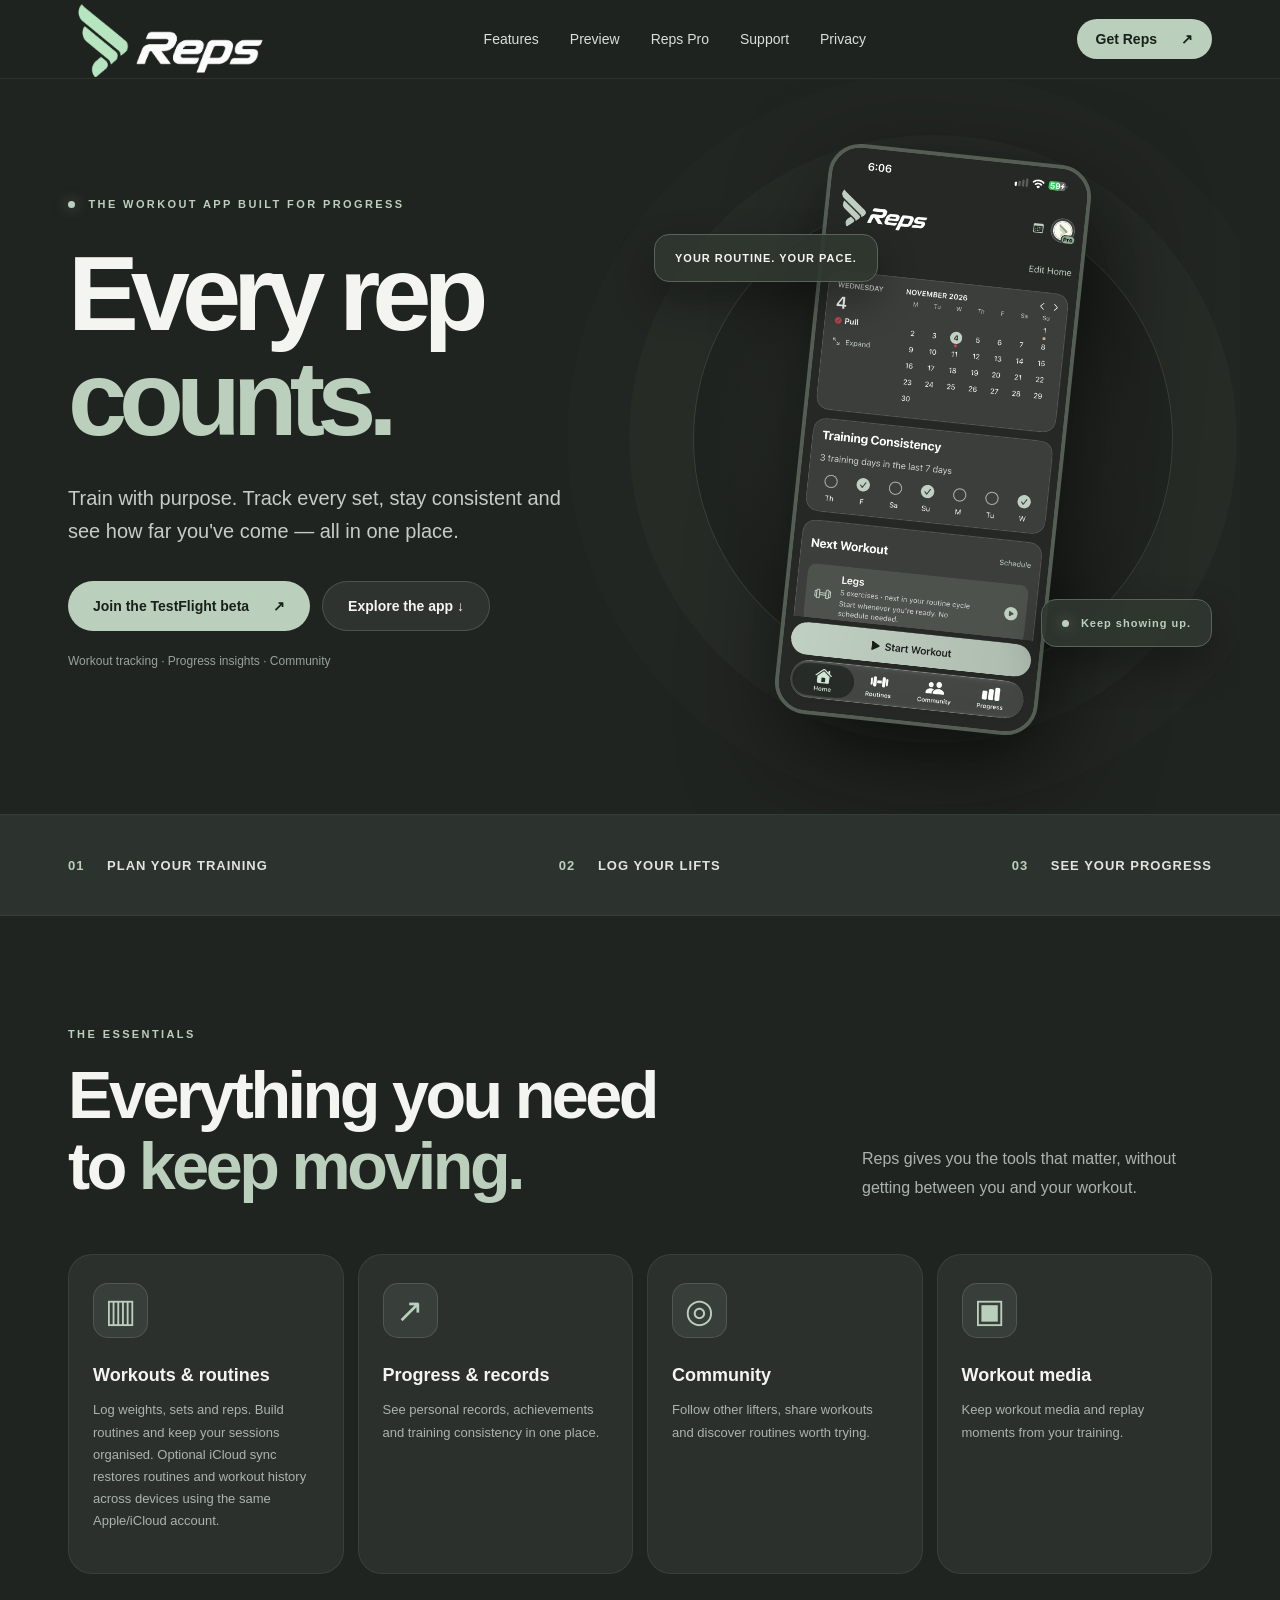
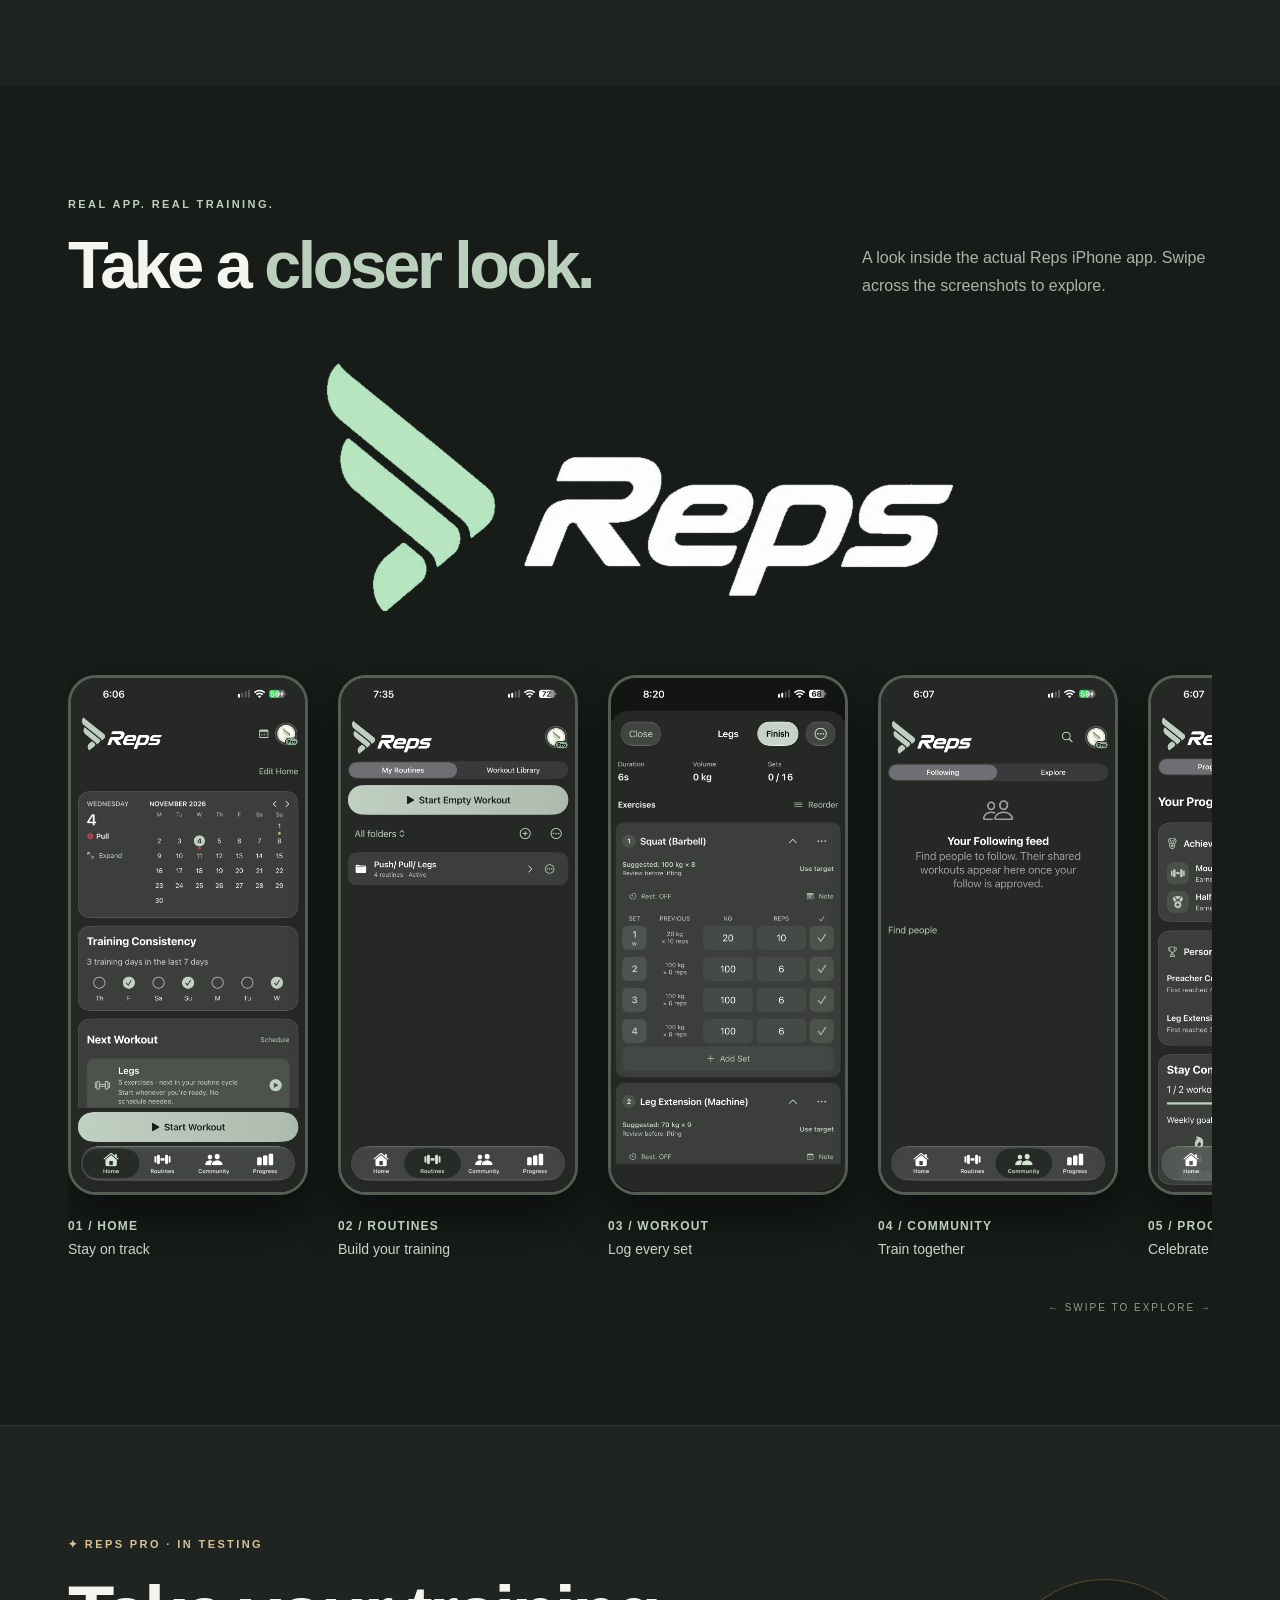
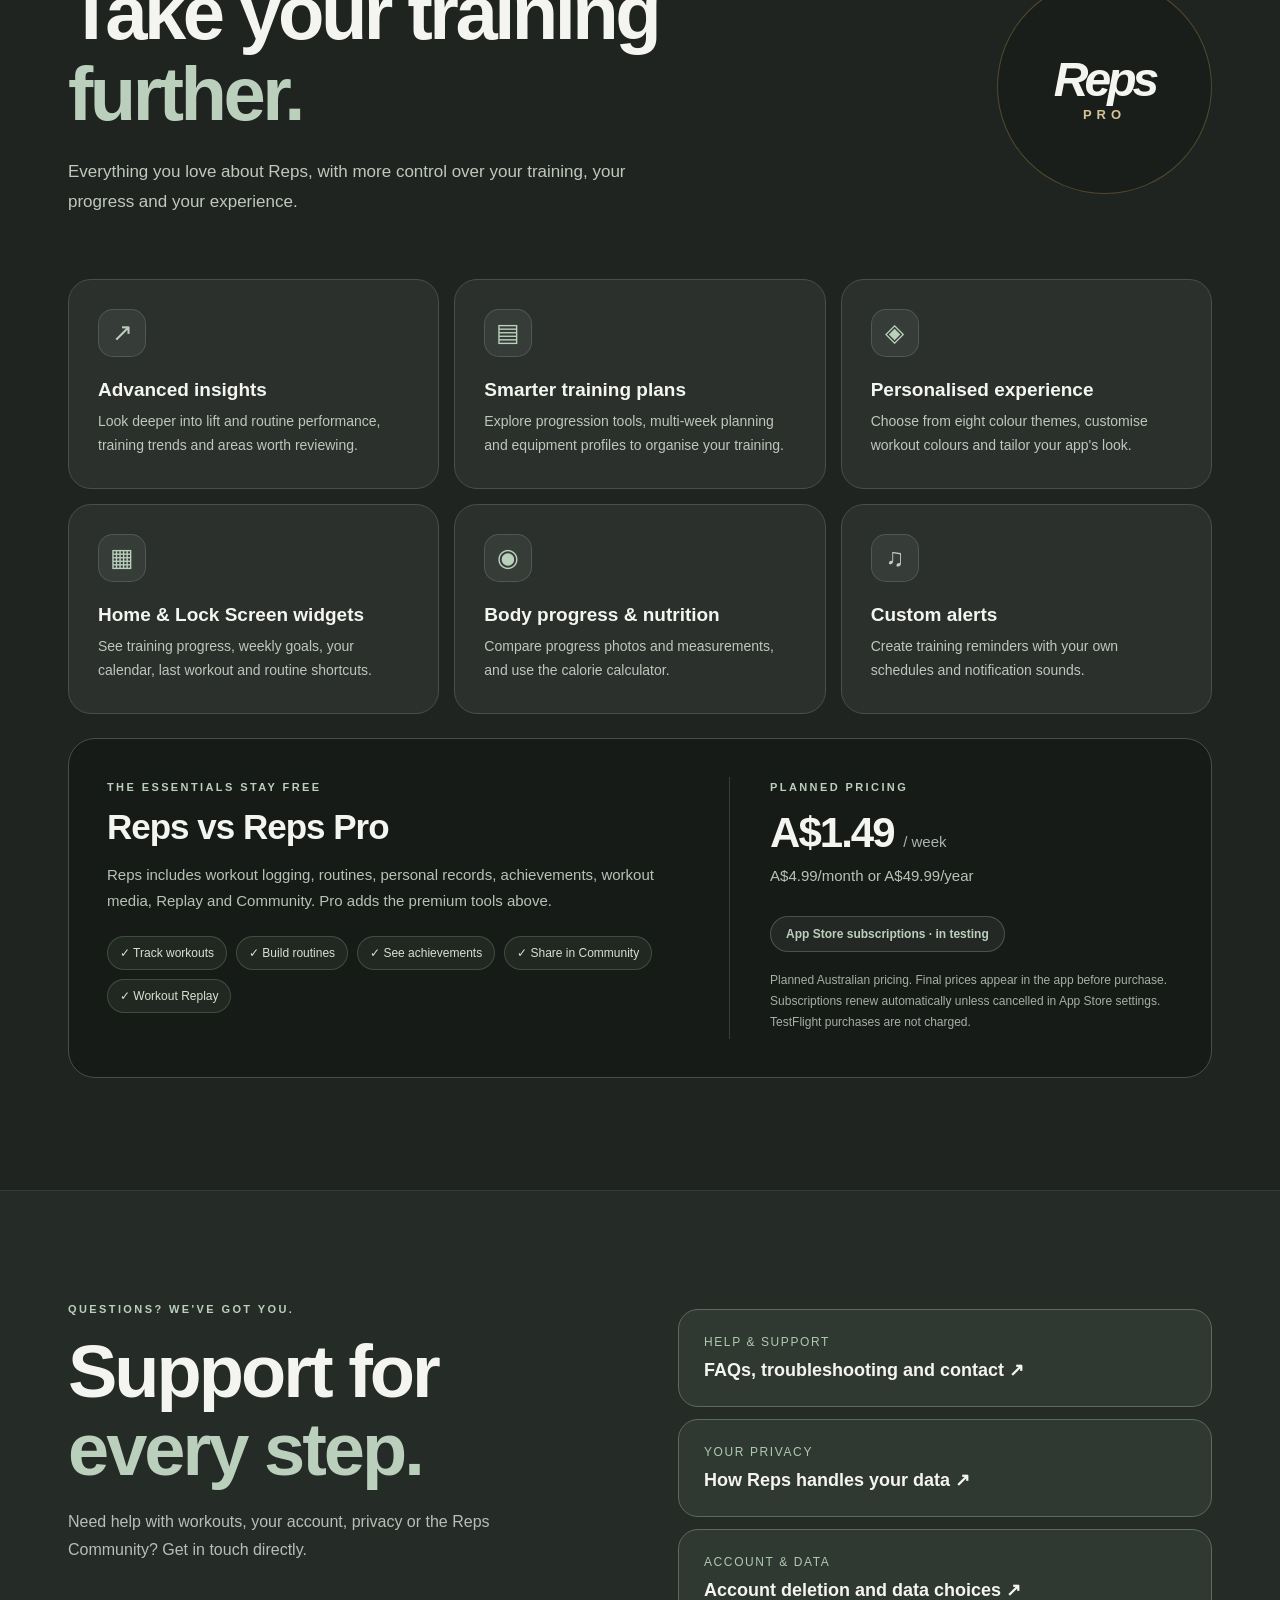
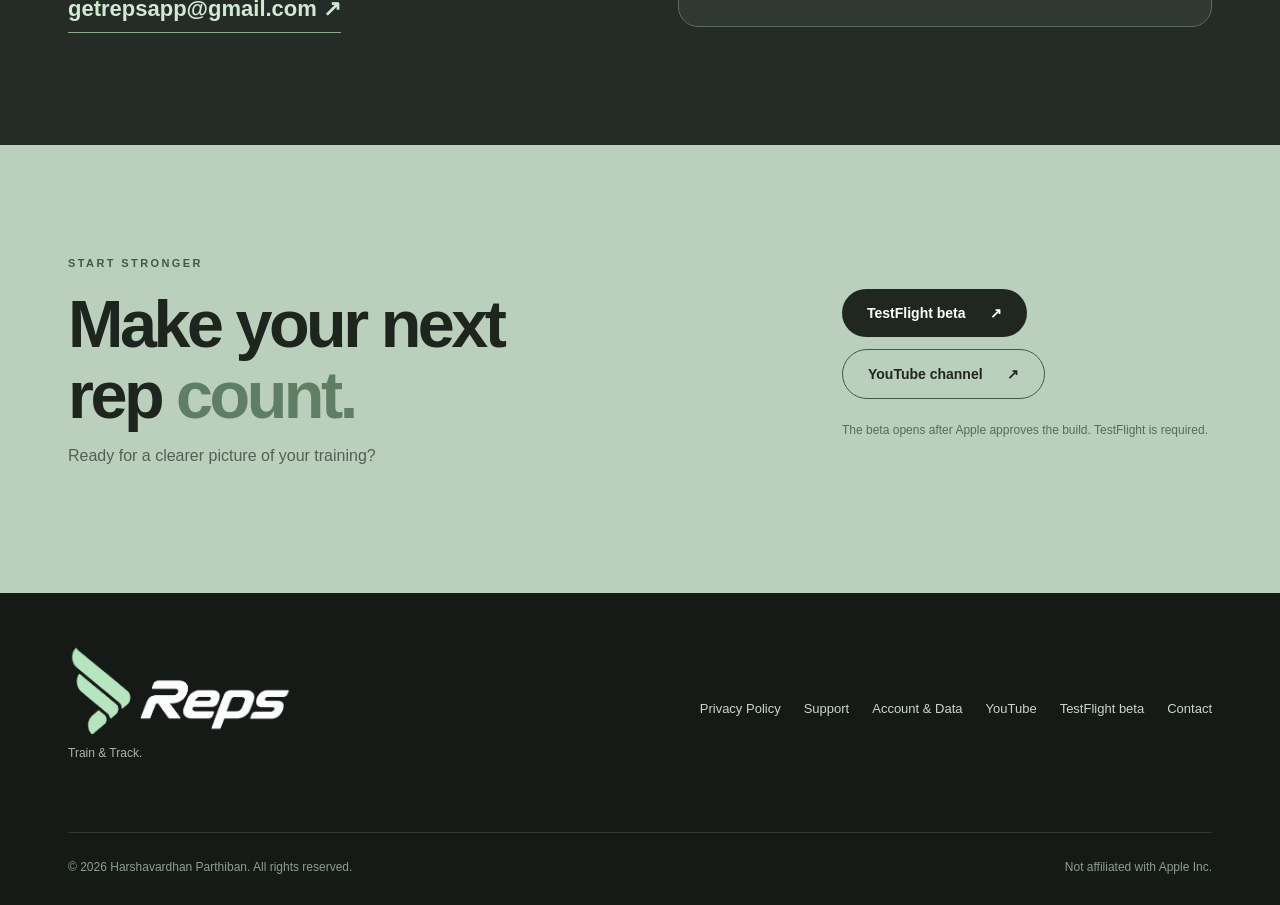
<file: index.html>
<!DOCTYPE html>

<html lang="en-AU"><head><meta charset="utf-8"/><meta content="width=device-width, initial-scale=1" name="viewport"/><meta content="#202420" name="theme-color"/><meta content="Reps: Train &amp; Track. Log workouts, build routines, see progress and connect with your fitness community." name="description"/><title>Reps — Train &amp; Track</title><link href="styles.css" rel="stylesheet"/>
<link rel="icon" href="reps-wing-transparent.ico" sizes="any"/>
<link rel="icon" type="image/png" sizes="32x32" href="reps-wing-transparent-32.png"/>
<link rel="apple-touch-icon" sizes="180x180" href="reps-wing-transparent-180.png"/>
</head>
<body>
<header class="site-header"><div class="wrap nav"><a aria-label="Reps home" class="wordmark" href="#top"><img alt="Reps" class="nav-logo" src="assets/reps-wordmark-clean.png"/></a><nav><a href="#features">Features</a><a href="#preview">Preview</a><a href="#pro">Reps Pro</a><a href="support.html">Support</a><a href="privacy.html">Privacy</a></nav><a class="pill small" href="https://testflight.apple.com/join/BZnwMmNV">Get Reps <span aria-hidden="true">↗</span></a></div></header>
<main id="top">
<section class="hero wrap"><div class="hero-copy"><div class="eyebrow"><span class="dot"></span> THE WORKOUT APP BUILT FOR PROGRESS</div><h1>Every rep<br/><em>counts.</em></h1><p class="lead">Train with purpose. Track every set, stay consistent and see how far you've come — all in one place.</p><div class="hero-actions"><a class="pill" href="https://testflight.apple.com/join/BZnwMmNV">Join the TestFlight beta <span aria-hidden="true">↗</span></a><a class="pill secondary" href="#preview">Explore the app ↓</a></div><p class="micro">Workout tracking · Progress insights · Community</p></div><div class="hero-art"><div class="halo"></div><div class="phone hero-phone"><img alt="Reps home screen, calendar, training consistency and next workout" src="assets/IMG_6773.PNG"/></div><div class="floating-note top-note">YOUR ROUTINE. YOUR PACE.</div><div class="floating-note bottom-note"><span class="tiny-dot"></span> Keep showing up.</div></div></section>
<section class="stats-band"><div class="wrap stats"><span><b>01</b> Plan your training</span><span><b>02</b> Log your lifts</span><span><b>03</b> See your progress</span></div></section>
<section class="section wrap" id="features"><div class="section-head"><div><div class="eyebrow">THE ESSENTIALS</div><h2>Everything you need<br/>to <em>keep moving.</em></h2></div><p>Reps gives you the tools that matter, without getting between you and your workout.</p></div><div class="feature-grid"><article class="feature-card"><span class="feature-icon">▥</span><h3>Workouts &amp; routines</h3><p>Log weights, sets and reps. Build routines and keep your sessions organised. Optional iCloud sync restores routines and workout history across devices using the same Apple/iCloud account.</p></article><article class="feature-card"><span class="feature-icon">↗</span><h3>Progress &amp; records</h3><p>See personal records, achievements and training consistency in one place.</p></article><article class="feature-card"><span class="feature-icon">◎</span><h3>Community</h3><p>Follow other lifters, share workouts and discover routines worth trying.</p></article><article class="feature-card"><span class="feature-icon">▣</span><h3>Workout media</h3><p>Keep workout media and replay moments from your training.</p></article></div></section>
<section class="section showcase" id="preview"><div class="wrap"><div class="section-head"><div><div class="eyebrow">REAL APP. REAL TRAINING.</div><h2>Take a <em>closer look.</em></h2></div><p>A look inside the actual Reps iPhone app. Swipe across the screenshots to explore.</p></div><div class="preview-brand"><img alt="Reps" loading="lazy" src="assets/reps-wordmark-clean.png"/></div><div aria-label="Reps screenshots, horizontally scrollable" class="gallery" tabindex="0"><figure><div class="phone"><img alt="Reps Home: training calendar, consistency and next workout" loading="lazy" src="assets/IMG_6773.PNG"/></div><figcaption><b>01 / Home</b><span>Stay on track</span></figcaption></figure><figure><div class="phone"><img alt="Reps Routines: saved workout folders and start empty workout" loading="lazy" src="assets/IMG_6782.PNG"/></div><figcaption><b>02 / Routines</b><span>Build your training</span></figcaption></figure><figure><div class="phone"><img alt="Reps active workout: log sets, weight and repetitions for a legs session" loading="lazy" src="assets/IMG_6783.PNG"/></div><figcaption><b>03 / Workout</b><span>Log every set</span></figcaption></figure><figure><div class="phone"><img alt="Reps Community: following and explore feeds" loading="lazy" src="assets/IMG_6774.PNG"/></div><figcaption><b>04 / Community</b><span>Train together</span></figcaption></figure><figure><div class="phone"><img alt="Reps Progress: achievements, records, weekly workout goals" loading="lazy" src="assets/IMG_6775.PNG"/></div><figcaption><b>05 / Progress</b><span>Celebrate every milestone</span></figcaption></figure></div><div class="gallery-hint">← SWIPE TO EXPLORE →</div></div></section>
<section class="section pro-section" id="pro">
<div class="wrap">
<div class="pro-header"><div><div class="eyebrow gold">✦ REPS PRO · IN TESTING</div><h2>Take your training<br/><em>further.</em></h2><p>Everything you love about Reps, with more control over your training, your progress and your experience.</p></div><div aria-hidden="true" class="pro-emblem"><span>Reps</span><strong>PRO</strong></div></div>
<div class="pro-feature-grid">
<article class="pro-feature"><span class="pro-feature-symbol">↗</span><h3>Advanced insights</h3><p>Look deeper into lift and routine performance, training trends and areas worth reviewing.</p></article>
<article class="pro-feature"><span class="pro-feature-symbol">▤</span><h3>Smarter training plans</h3><p>Explore progression tools, multi-week planning and equipment profiles to organise your training.</p></article>
<article class="pro-feature"><span class="pro-feature-symbol">◈</span><h3>Personalised experience</h3><p>Choose from eight colour themes, customise workout colours and tailor your app's look.</p></article>
<article class="pro-feature"><span class="pro-feature-symbol">▦</span><h3>Home &amp; Lock Screen widgets</h3><p>See training progress, weekly goals, your calendar, last workout and routine shortcuts.</p></article>
<article class="pro-feature"><span class="pro-feature-symbol">◉</span><h3>Body progress &amp; nutrition</h3><p>Compare progress photos and measurements, and use the calorie calculator.</p></article>
<article class="pro-feature"><span class="pro-feature-symbol">♫</span><h3>Custom alerts</h3><p>Create training reminders with your own schedules and notification sounds.</p></article>
</div>
<div class="membership-panel"><div><span class="eyebrow gold">THE ESSENTIALS STAY FREE</span><h3>Reps vs Reps Pro</h3><p>Reps includes workout logging, routines, personal records, achievements, workout media, Replay and Community. Pro adds the premium tools above.</p><div class="free-chips"><span>✓ Track workouts</span><span>✓ Build routines</span><span>✓ See achievements</span><span>✓ Share in Community</span><span>✓ Workout Replay</span></div></div><div class="membership-price"><span class="eyebrow gold">PLANNED PRICING</span><strong>A$1.49 <small>/ week</small></strong><p>A$4.99/month or A$49.99/year</p><div class="soon-pill">App Store subscriptions · in testing</div><p class="membership-small">Planned Australian pricing. Final prices appear in the app before purchase. Subscriptions renew automatically unless cancelled in App Store settings. TestFlight purchases are not charged.</p></div></div>
</div>
</section>
<section class="section contact-section" id="support"><div class="wrap contact-layout"><div><div class="eyebrow">QUESTIONS? WE'VE GOT YOU.</div><h2>Support for<br/><em>every step.</em></h2><p>Need help with workouts, your account, privacy or the Reps Community? Get in touch directly.</p><a class="contact-mail" href="mailto:getrepsapp@gmail.com?subject=Reps%20Support">getrepsapp@gmail.com <span aria-hidden="true">↗</span></a></div><div class="contact-links"><a href="support.html"><span>Help &amp; support</span><strong>FAQs, troubleshooting and contact <span aria-hidden="true">↗</span></strong></a><a href="privacy.html"><span>Your privacy</span><strong>How Reps handles your data <span aria-hidden="true">↗</span></strong></a><a href="account.html"><span>Account &amp; data</span><strong>Account deletion and data choices <span aria-hidden="true">↗</span></strong></a></div></div></section><section class="section cta" id="download"><div class="wrap cta-inner"><div><div class="eyebrow">START STRONGER</div><h2>Make your next<br/>rep <em>count.</em></h2><p>Ready for a clearer picture of your training?</p></div><div class="cta-actions"><a class="pill light" href="https://testflight.apple.com/join/BZnwMmNV">TestFlight beta <span>↗</span></a><a class="pill outline" data-link="youtube" href="#youtube">YouTube channel <span>↗</span></a><p class="micro" id="link-status" role="status">The beta opens after Apple approves the build. TestFlight is required.</p></div></div></section>
</main><footer><div class="wrap footer-content"><div class="footer-brand"><img alt="Reps" class="footer-logo" src="assets/reps-wordmark-clean.png"><p>Train &amp; Track.</p></div><div class="footer-links"><a href="privacy.html">Privacy Policy</a><a href="support.html">Support</a><a href="account.html">Account &amp; Data</a><a data-link="youtube" href="#youtube">YouTube</a><a href="https://testflight.apple.com/join/BZnwMmNV">TestFlight beta</a><a href="mailto:getrepsapp@gmail.com?subject=Reps%20Support">Contact</a></div><div class="footer-bottom"><p class="footer-copyright">© <span id="year">2026</span> Harshavardhan Parthiban. All rights reserved.</p><p class="footer-disclaimer">Not affiliated with Apple Inc.</p></div></div></footer>
<script src="script.js"></script></body></html>
</file>
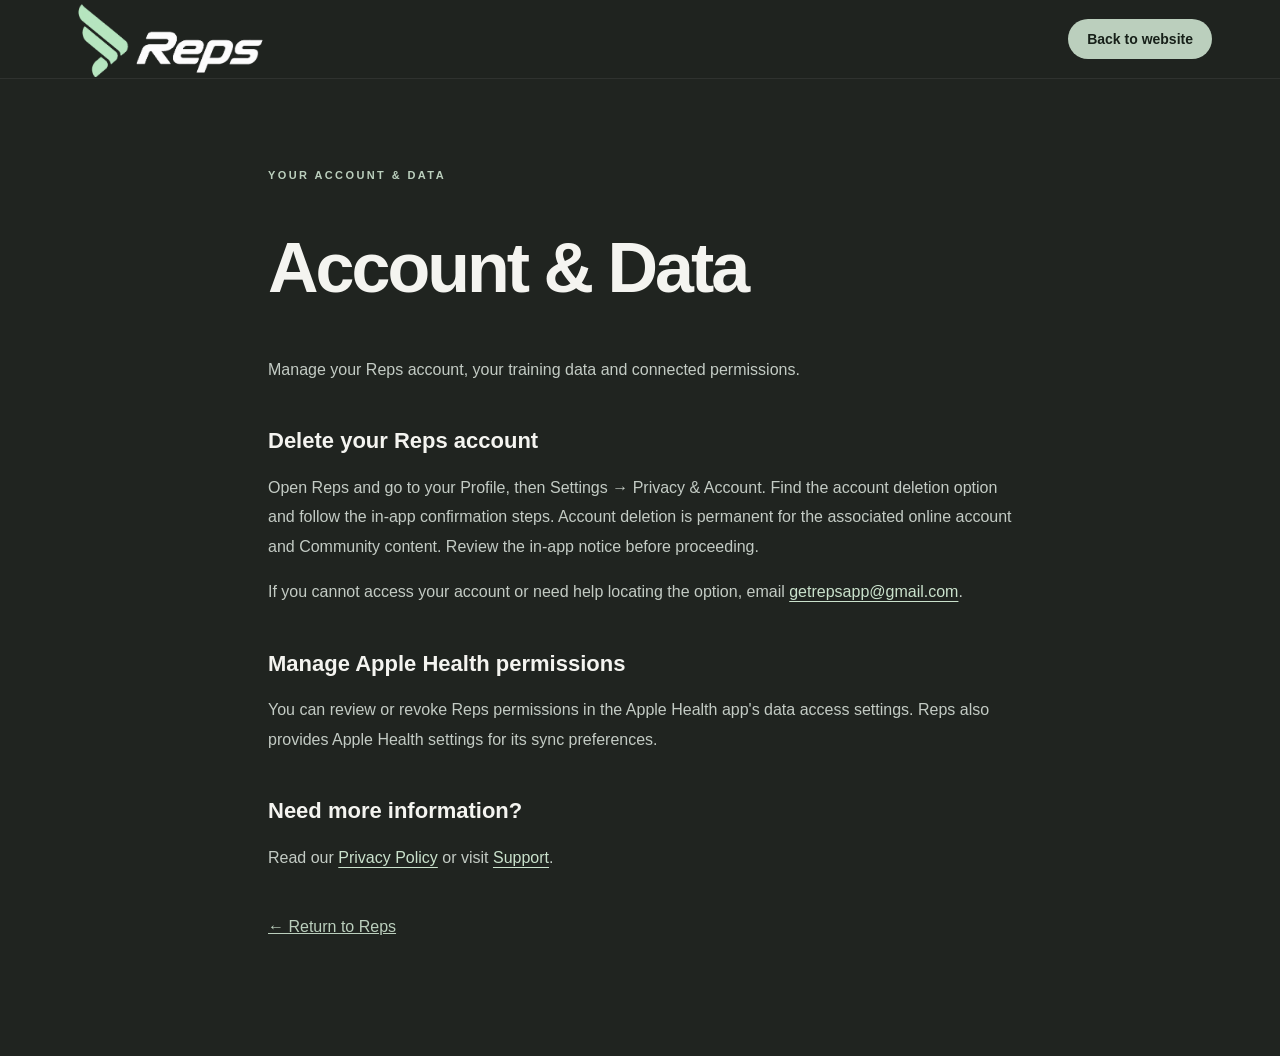
<file: account.html>
<!DOCTYPE html>
<html lang="en-AU"><head><meta charset="utf-8"/><meta content="width=device-width,initial-scale=1" name="viewport"/><title>Account &amp; Data — Reps</title><link href="styles.css" rel="stylesheet"/>
<link rel="icon" href="reps-wing-transparent.ico" sizes="any"/>
<link rel="icon" type="image/png" sizes="32x32" href="reps-wing-transparent-32.png"/>
<link rel="apple-touch-icon" sizes="180x180" href="reps-wing-transparent-180.png"/>
</head><body><header class="site-header"><div class="wrap nav"><a class="wordmark" href="index.html"><img alt="Reps" class="nav-logo" src="assets/reps-wordmark-clean.png"/></a><a class="pill small" href="index.html">Back to website</a></div></header><main class="simple-page"><div class="eyebrow">YOUR ACCOUNT &amp; DATA</div><h1>Account &amp; Data</h1><p>Manage your Reps account, your training data and connected permissions.</p><h2>Delete your Reps account</h2><p>Open Reps and go to your Profile, then Settings → Privacy &amp; Account. Find the account deletion option and follow the in-app confirmation steps. Account deletion is permanent for the associated online account and Community content. Review the in-app notice before proceeding.</p><p>If you cannot access your account or need help locating the option, email <a href="mailto:getrepsapp@gmail.com?subject=Reps%20Account%20Deletion">getrepsapp@gmail.com</a>.</p><h2>Manage Apple Health permissions</h2><p>You can review or revoke Reps permissions in the Apple Health app's data access settings. Reps also provides Apple Health settings for its sync preferences.</p><h2>Need more information?</h2><p>Read our <a href="privacy.html">Privacy Policy</a> or visit <a href="support.html">Support</a>.</p><a class="back" href="index.html">← Return to Reps</a></main><script src="script.js"></script></body></html>
</file>
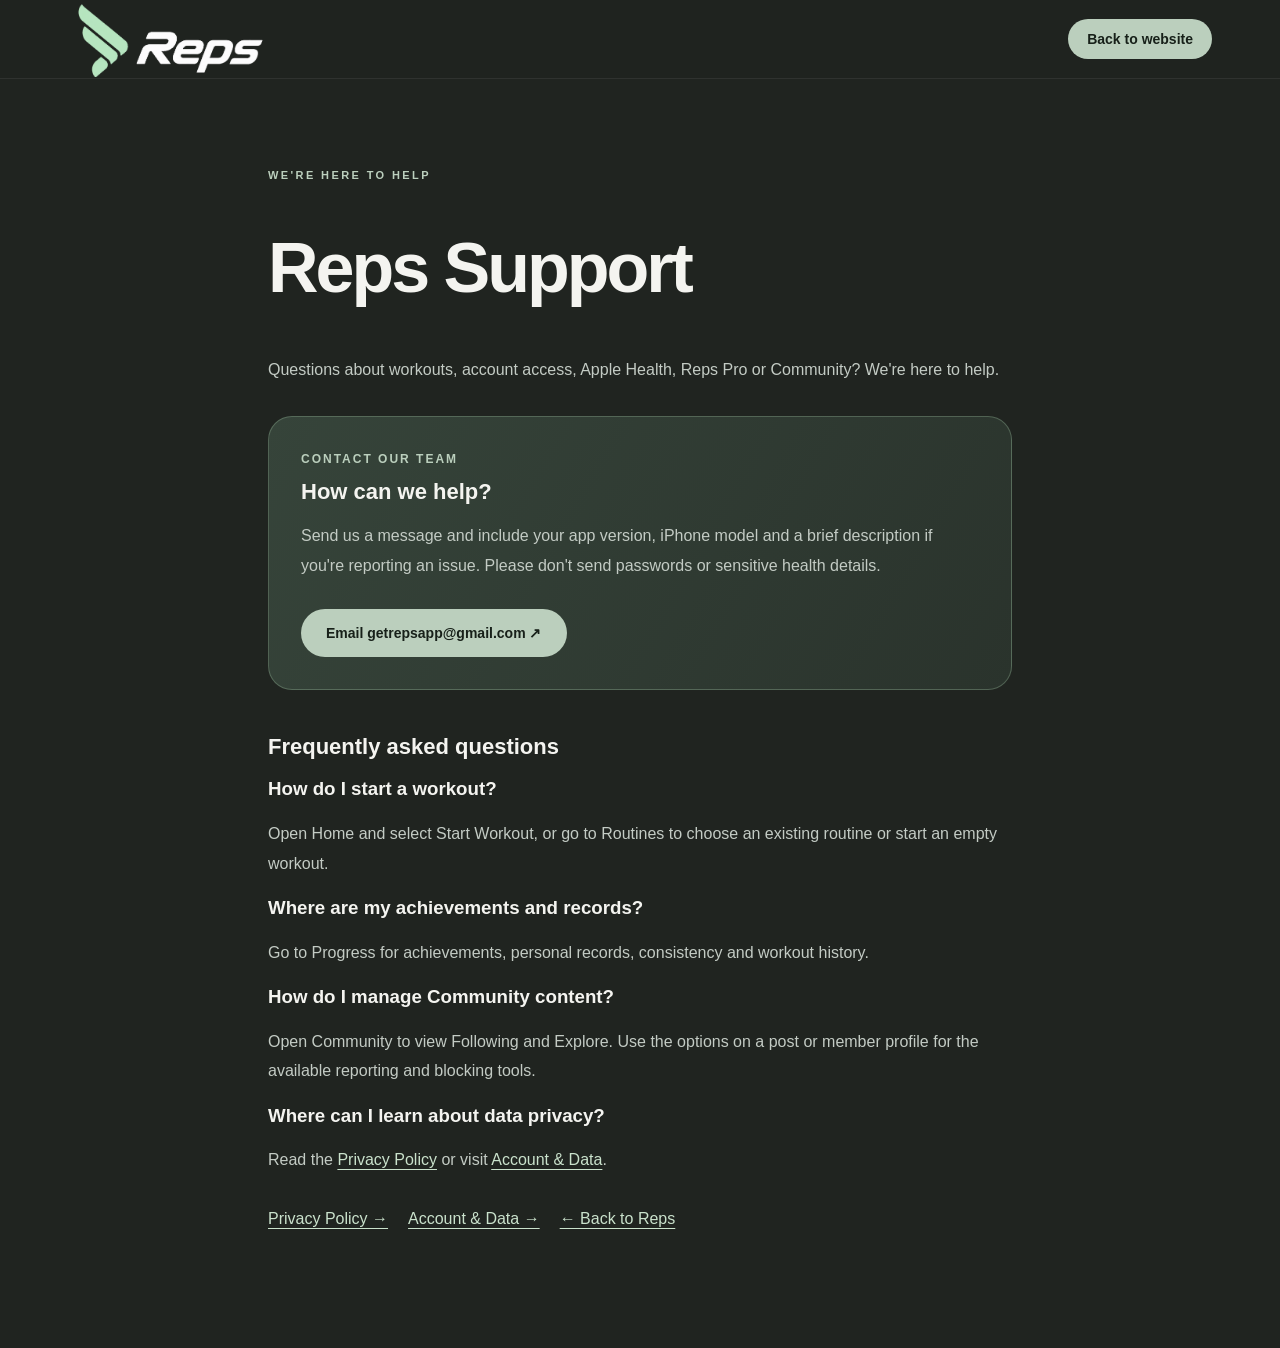
<file: support.html>
<!DOCTYPE html>
<html lang="en-AU"><head><meta charset="utf-8"/><meta content="width=device-width,initial-scale=1" name="viewport"/><title>Support — Reps</title><link href="styles.css" rel="stylesheet"/>
<link rel="icon" href="reps-wing-transparent.ico" sizes="any"/>
<link rel="icon" type="image/png" sizes="32x32" href="reps-wing-transparent-32.png"/>
<link rel="apple-touch-icon" sizes="180x180" href="reps-wing-transparent-180.png"/>
</head><body><header class="site-header"><div class="wrap nav"><a class="wordmark" href="index.html"><img alt="Reps" class="nav-logo" src="assets/reps-wordmark-clean.png"/></a><a class="pill small" href="index.html">Back to website</a></div></header><main class="simple-page"><div class="eyebrow">WE'RE HERE TO HELP</div><h1>Reps Support</h1><p>Questions about workouts, account access, Apple Health, Reps Pro or Community? We're here to help.</p><div class="support-highlight"><span>CONTACT OUR TEAM</span><h2>How can we help?</h2><p>Send us a message and include your app version, iPhone model and a brief description if you're reporting an issue. Please don't send passwords or sensitive health details.</p><a class="pill" href="mailto:getrepsapp@gmail.com?subject=Reps%20Support%20Request">Email getrepsapp@gmail.com ↗</a></div><h2>Frequently asked questions</h2><h3>How do I start a workout?</h3><p>Open Home and select Start Workout, or go to Routines to choose an existing routine or start an empty workout.</p><h3>Where are my achievements and records?</h3><p>Go to Progress for achievements, personal records, consistency and workout history.</p><h3>How do I manage Community content?</h3><p>Open Community to view Following and Explore. Use the options on a post or member profile for the available reporting and blocking tools.</p><h3>Where can I learn about data privacy?</h3><p>Read the <a href="privacy.html">Privacy Policy</a> or visit <a href="account.html">Account &amp; Data</a>.</p><div class="support-bottom"><a href="privacy.html">Privacy Policy →</a><a href="account.html">Account &amp; Data →</a><a href="index.html">← Back to Reps</a></div></main><script src="script.js"></script></body></html>
</file>
<file: styles.css>
:root{--bg:#202420;--surface:#2b302c;--surface2:#373d38;--sage:#bbcfbd;--text:#f4f4f0;--muted:#abb4ac;--line:#475048;--gold:#e1ba67}*{box-sizing:border-box}html{scroll-behavior:smooth}body{margin:0;background:var(--bg);color:var(--text);font-family:Inter,-apple-system,BlinkMacSystemFont,"Segoe UI",sans-serif;-webkit-font-smoothing:antialiased}a{color:inherit;text-decoration:none}button,a{outline-offset:4px}.wrap{max-width:1200px;margin:auto;padding:0 28px}.site-header{position:sticky;top:0;z-index:10;background:#202420e9;backdrop-filter:blur(18px);border-bottom:1px solid #ffffff12}.nav{height:78px;display:flex;align-items:center;justify-content:space-between;gap:20px}.wordmark{display:flex;align-items:center;gap:11px}.brand-icon{font-size:27px;color:var(--sage);transform:rotate(-28deg)}.brand-italic{font-size:34px;font-weight:900;font-style:italic;letter-spacing:-2.5px}.nav nav{display:flex;gap:31px;color:#d9dfda;font-size:14px}.nav nav a:hover,.footer-links a:hover{color:var(--sage)}.pill{display:inline-flex;gap:24px;align-items:center;justify-content:center;background:var(--sage);border-radius:100px;padding:16px 25px;font-weight:800;font-size:14px;color:#172019;transition:transform .15s,background .15s}.pill:hover{transform:translateY(-2px);background:#d7e5d8}.pill.small{padding:12px 19px}.pill.secondary{color:var(--text);background:#ffffff12;border:1px solid #ffffff26}.pill.secondary:hover{background:#ffffff20}.hero{min-height:700px;display:grid;grid-template-columns:1fr 1fr;align-items:center;gap:28px;overflow:hidden;padding-top:55px;padding-bottom:70px}.eyebrow{font-size:11px;letter-spacing:2.4px;font-weight:850;color:var(--sage)}.dot,.tiny-dot{display:inline-block;background:var(--sage);height:7px;width:7px;border-radius:50%;margin-right:8px;box-shadow:0 0 14px #b6cbb680}.hero h1{font-size:clamp(72px,8.3vw,120px);letter-spacing:-8px;line-height:.99;margin:31px 0}.hero h1 em,h2 em{font-style:normal;color:var(--sage)}.lead{color:#c5ccc6;font-size:20px;line-height:1.65;max-width:495px}.hero-actions{display:flex;gap:12px;flex-wrap:wrap;margin:33px 0 23px}.micro{font-size:12px;color:#96a39a}.hero-art{height:610px;position:relative;display:grid;place-items:center}.halo{position:absolute;width:480px;height:480px;border:1px solid #b6cbb62c;border-radius:50%;box-shadow:0 0 0 64px #b6cbb607,0 0 0 126px #b6cbb604;background:radial-gradient(circle,#83998124,transparent 67%)}.phone{width:230px;aspect-ratio:944/2048;overflow:hidden;border:4px solid #555e55;border-radius:32px;background:#151715;box-shadow:0 30px 70px #0007}.phone img{width:100%;height:100%;display:block;object-fit:cover}.hero-phone{width:264px;position:relative;transform:rotate(6deg);box-shadow:15px 35px 100px #000a}.floating-note{position:absolute;border:1px solid #59655c;background:#303830e8;border-radius:15px;padding:17px 20px;font-size:11px;letter-spacing:1px;font-weight:800;box-shadow:0 18px 40px #0005}.top-note{left:0;top:100px}.bottom-note{right:0;bottom:97px;color:var(--sage)}.stats-band{background:#2c322d;border-top:1px solid #ffffff0c;border-bottom:1px solid #ffffff0c}.stats{min-height:100px;display:flex;justify-content:space-between;align-items:center;gap:20px}.stats span{font-size:13px;letter-spacing:1px;color:#e1e5de;text-transform:uppercase;font-weight:700}.stats b{color:var(--sage);margin-right:18px}.section{padding-top:112px;padding-bottom:112px}.section-head{display:flex;justify-content:space-between;gap:50px;align-items:end;margin-bottom:52px}.section-head h2,.cta h2{font-size:clamp(46px,5.2vw,72px);line-height:1.07;letter-spacing:-3.5px;margin:20px 0 0}.section-head>p{max-width:350px;color:var(--muted);line-height:1.8;margin:0}.feature-grid{display:grid;grid-template-columns:repeat(4,1fr);gap:14px}.feature-card{min-height:250px;padding:28px 24px;background:var(--surface);border:1px solid #ffffff13;border-radius:24px}.feature-icon{height:55px;width:55px;display:grid;place-items:center;background:#b6cbb617;border:1px solid #b6cbb62f;border-radius:15px;color:var(--sage);font-size:33px}.feature-card h3{margin:27px 0 10px;font-size:18px}.feature-card p{font-size:13px;color:var(--muted);line-height:1.7}.showcase{background:#171c18;overflow:hidden}.gallery{display:flex;gap:30px;overflow-x:auto;scroll-snap-type:x mandatory;padding:20px 10px 45px;scrollbar-color:#7c8c7b transparent}.gallery figure{flex:none;margin:0;scroll-snap-align:start}.gallery .phone{width:240px;border-radius:28px;border-width:3px;box-shadow:0 24px 45px #0007}.gallery figcaption{display:flex;flex-direction:column;gap:8px;margin-top:24px}.gallery figcaption b{color:var(--sage);font-size:12px;letter-spacing:1.2px;text-transform:uppercase}.gallery figcaption span{color:#ccd2cb;font-size:14px}.gallery-hint{text-align:right;font-size:10px;letter-spacing:2px;color:#8f9d91}.compare-layout{display:grid;grid-template-columns:1fr 1fr;gap:24px}.plan-card{background:var(--surface);border:1px solid #4a564c;border-radius:28px;padding:36px}.plan-card.pro{background:linear-gradient(145deg,#343a32,#292d28);border-color:#81977f}.plan-top{border-bottom:1px solid #ffffff25;padding-bottom:26px}.plan-top h3{font-size:39px;letter-spacing:-2px;margin:13px 0}.plan-top p{color:var(--muted)}.plan-price{font-size:34px;font-weight:850;letter-spacing:-1px;margin-top:24px}.plan-price span{font-size:13px;font-weight:500;letter-spacing:0;color:var(--muted)}.plan-list{padding:0;margin:25px 0 0;list-style:none}.plan-list li{font-size:15px;padding:12px 0;color:#e1e6df;display:flex;align-items:center;gap:14px}.plan-list li:before{content:'✓';color:var(--sage);display:inline-grid;place-items:center;border-radius:50%;background:#b6cbb625;width:22px;height:22px;flex:none;font-weight:bold}.gold{color:var(--gold)}.pro-mark{font-size:20px;color:var(--gold)}.includes{font-size:13px;color:var(--sage);font-weight:800;margin:24px 0 -12px}.pro-disclaimer,.compare-footnote{color:#a7b1a8;font-size:12px;line-height:1.7}.compare-footnote{margin-top:25px}.cta{background:var(--sage);color:#1d251e}.cta-inner{display:flex;align-items:center;justify-content:space-between;gap:35px}.cta .eyebrow{color:#425a43}.cta h2 em{color:#607e64}.cta p{color:#506252}.cta-actions{display:flex;gap:12px;flex-wrap:wrap;max-width:370px}.pill.light{background:#202720;color:#fff}.pill.outline{background:transparent;border:1px solid #415c45;color:#202720}.cta-actions .micro{flex-basis:100%;color:#566d59}footer{background:#151a16;padding:52px 0 28px}.footer-content{display:grid;grid-template-columns:1fr 2fr;gap:25px}.footer-brand p{color:var(--muted);font-size:12px}.footer-links{display:flex;flex-wrap:wrap;gap:23px;align-items:center;justify-content:flex-end;font-size:13px;color:#ccd5cd}.footer-bottom{border-top:1px solid #ffffff21;padding-top:25px;margin-top:35px;grid-column:1/-1;display:flex;justify-content:space-between;gap:20px;color:#8d9d91;font-size:12px}.simple-page{max-width:800px;margin:90px auto 120px;padding:0 28px}.simple-page h1{font-size:clamp(40px,6vw,70px);letter-spacing:-3px}.simple-page h2{margin-top:44px;font-size:22px}.simple-page p,.simple-page li{color:#c3cbc4;line-height:1.85}.notice{border:1px solid #798d7b;background:#303b32;padding:20px;border-radius:16px}.simple-page a:not(.pill){color:var(--sage);text-decoration:underline}.simple-page .back{display:inline-block;margin-top:30px}@media(max-width:950px){.feature-grid{grid-template-columns:repeat(2,1fr)}.hero h1{letter-spacing:-5px}.floating-note{display:none}.nav nav{gap:15px}}@media(max-width:700px){.wrap{padding-left:20px;padding-right:20px}.nav{height:70px}.nav nav{display:none}.brand-italic{font-size:29px}.hero{grid-template-columns:1fr;gap:5px;padding-top:73px;padding-bottom:45px}.hero h1{font-size:74px;margin:25px 0}.hero-art{height:510px}.hero-phone{width:210px}.halo{width:340px;height:340px}.lead{font-size:17px}.stats{flex-wrap:wrap;padding-top:19px;padding-bottom:19px;gap:16px}.stats span{font-size:10px}.stats b{margin-right:6px}.section{padding-top:76px;padding-bottom:76px}.section-head{display:block;margin-bottom:35px}.section-head h2,.cta h2{letter-spacing:-2.2px}.section-head>p{margin-top:20px}.feature-grid{grid-template-columns:1fr 1fr;gap:10px}.feature-card{padding:21px 16px;min-height:235px}.feature-card h3{font-size:16px}.gallery{gap:17px}.gallery .phone{width:205px}.compare-layout{grid-template-columns:1fr}.plan-card{padding:26px}.cta-inner{display:block}.cta-actions{margin-top:33px}.footer-content{grid-template-columns:1fr}.footer-links{justify-content:flex-start;gap:16px}.footer-bottom{display:block}.footer-bottom span{display:block;margin-top:10px}}@media(max-width:400px){.hero h1{font-size:63px}.feature-grid{grid-template-columns:1fr}.feature-card{min-height:auto}.pill{padding:15px 18px}}

/* Dedicated editorial Reps Pro section */
.pro-section{background:#202420;border-top:1px solid #ffffff13}.pro-header{display:flex;align-items:center;justify-content:space-between;gap:36px;margin-bottom:44px}.pro-header h2{font-size:clamp(48px,6vw,76px);line-height:1.06;letter-spacing:-3.5px;margin:22px 0}.pro-header h2 em{font-style:normal;color:var(--sage)}.pro-header p{max-width:590px;font-size:17px;color:#c0c8bd;line-height:1.8}.pro-emblem{min-width:190px;width:215px;height:215px;border:1px solid #a78b4b66;border-radius:50%;display:flex;align-items:center;justify-content:center;flex-direction:column;background:#191e1a;box-shadow:none}.pro-emblem span{font-size:48px;font-weight:900;font-style:italic;letter-spacing:-4px;color:var(--text)}.pro-emblem strong{font-size:13px;letter-spacing:5px;color:#dfbc72}.pro-feature-grid{display:grid;grid-template-columns:repeat(3,minmax(0,1fr));gap:15px}.pro-feature{background:var(--surface);border:1px solid var(--line);padding:29px;border-radius:23px;min-height:210px}.pro-feature-symbol{display:grid;place-items:center;width:48px;height:48px;border-radius:15px;background:#bbcfbd14;border:1px solid #bbcfbd30;font-size:25px;color:var(--sage)}.pro-feature h3{font-size:19px;margin:22px 0 9px}.pro-feature p{font-size:14px;line-height:1.7;color:#bec7bc;margin:0}.membership-panel{display:grid;grid-template-columns:1.3fr 1fr;gap:45px;background:#171b17;border:1px solid var(--line);border-radius:27px;padding:38px;margin-top:24px}.membership-panel h3{font-size:35px;letter-spacing:-1px;margin:12px 0}.membership-panel p{font-size:15px;line-height:1.75;color:#b7c2b7}.free-chips{display:flex;flex-wrap:wrap;gap:9px;margin-top:22px}.free-chips span{border-radius:100px;border:1px solid #8ca68a4a;background:#8ca68a18;color:#d5e2d2;padding:9px 12px;font-size:12px}.membership-price{border-left:1px solid #ffffff27;padding-left:40px}.membership-price strong{display:block;font-size:42px;margin:14px 0 0;color:var(--text);letter-spacing:-2px}.membership-price small{font-size:15px;letter-spacing:0;color:var(--muted);font-weight:500}.membership-price>p{margin:6px 0}.soon-pill{display:inline-block;background:#bbcfbd14;border:1px solid #bbcfbd40;color:var(--sage);font-weight:700;font-size:12px;border-radius:30px;padding:10px 15px;margin:21px 0 12px}.membership-price .membership-small{font-size:12px;color:#a5afa4}@media(max-width:900px){.pro-feature-grid{grid-template-columns:repeat(2,minmax(0,1fr))}.membership-panel{gap:22px}}@media(max-width:700px){.pro-header{display:block}.pro-emblem{display:none}.pro-feature-grid{grid-template-columns:1fr}.pro-feature{min-height:0}.membership-panel{grid-template-columns:1fr;padding:25px}.membership-price{border-left:0;border-top:1px solid #ffffff27;padding:27px 0 0}.pro-header h2{letter-spacing:-2px}}

/* Official Reps branding and updated screenshot gallery */
.nav-logo{width:154px;max-height:65px;object-fit:contain;display:block}
.footer-logo{width:182px;max-width:100%;height:auto;display:block}
.preview-brand{display:flex;justify-content:center;align-items:center;margin:-8px auto 34px;padding:10px 16px}
.preview-brand img{width:min(500px,90%);height:auto;display:block;filter:none}
@media(max-width:700px){.nav-logo{width:118px}.preview-brand{margin:0 auto 20px}.preview-brand img{width:min(350px,100%)}}

/* Launch polish: stronger Reps branding, support and motion */
.nav-logo{width:205px;max-height:75px}.footer-logo{width:225px}.preview-brand img{width:min(650px,95%)}
.contact-section{background:#252b26;border-top:1px solid #ffffff12}.contact-layout{display:grid;grid-template-columns:1fr 1fr;gap:76px;align-items:center}.contact-layout h2{font-size:clamp(48px,6vw,74px);line-height:1.06;letter-spacing:-3px;margin:18px 0}.contact-layout h2 em{color:var(--sage);font-style:normal}.contact-layout p{color:#b4c0b7;line-height:1.75;max-width:480px}.contact-mail{display:inline-block;margin-top:16px;color:#d1e8d3;font-weight:750;font-size:clamp(15px,2.2vw,22px);border-bottom:1px solid #8baa8d;padding-bottom:10px}.contact-links{display:grid;gap:12px}.contact-links a{display:grid;gap:10px;padding:25px;border:1px solid #5b6b5d;background:#303832;border-radius:20px;transition:background .25s,transform .25s,border-color .25s}.contact-links a:hover{transform:translateY(-4px);background:#39473c;border-color:#94b49a}.contact-links a>span{font-size:12px;color:#aecaaf;text-transform:uppercase;letter-spacing:1.6px}.contact-links strong{font-size:18px;font-weight:650}.support-highlight{background:linear-gradient(120deg,#36443a,#2a332c);padding:32px;border-radius:24px;border:1px solid #8ba98d66;margin:32px 0 42px}.support-highlight>span{letter-spacing:2px;font-weight:800;color:var(--sage);font-size:12px}.support-highlight h2{margin:12px 0}.support-highlight .pill{margin-top:12px}.support-bottom{display:flex;flex-wrap:wrap;gap:20px;margin-top:35px;color:var(--sage)}.simple-page a:not(.pill):not(.back){color:#cae2cc;text-decoration:underline;text-underline-offset:4px}
/* Introduce content gracefully while preserving accessibility and no-JS rendering */
@keyframes reps-hero-in{from{opacity:0;transform:translateY(25px)}to{opacity:1;transform:translateY(0)}}
@keyframes reps-float{0%,100%{translate:0 0}50%{translate:0 -12px}}
@keyframes reps-glow{0%,100%{opacity:.55;scale:1}50%{opacity:.9;scale:1.06}}
.hero-copy{animation:reps-hero-in .85s ease-out both}.hero-art{animation:reps-hero-in 1s .12s ease-out both}.hero-phone{animation:reps-float 7s ease-in-out infinite}.halo{animation:reps-glow 8s ease-in-out infinite}.feature-card,.pro-feature,.gallery figure{transition:transform .35s ease,box-shadow .35s ease,border-color .35s ease}.feature-card:hover,.pro-feature:hover{transform:translateY(-6px);border-color:#a8c3a877;box-shadow:0 18px 35px #0003}.gallery figure:hover{transform:translateY(-5px)}.reveal-ready{opacity:0;transform:translateY(24px);transition:opacity .72s ease,transform .72s ease}.reveal-ready.revealed{opacity:1;transform:translateY(0)}
@media(max-width:850px){.contact-layout{grid-template-columns:1fr;gap:32px}.nav-logo{width:155px}.footer-logo{width:190px}}
@media(max-width:700px){.nav-logo{width:144px}.preview-brand img{width:min(440px,100%)}.contact-layout h2{letter-spacing:-1.7px}.contact-links strong{font-size:16px}}
@media(prefers-reduced-motion:reduce){html{scroll-behavior:auto!important}*,*::before,*::after{animation:none!important;transition:none!important}.reveal-ready{opacity:1!important;transform:none!important}}

/* Keep footer ownership together and wrap cleanly on smaller screens. */
.footer-bottom{align-items:center;flex-wrap:wrap;line-height:1.6;column-gap:28px;row-gap:8px}.footer-bottom p{margin:0}.footer-copyright{flex:1 1 330px}.footer-disclaimer{text-align:right}.footer-links a{white-space:nowrap}.pro-section .eyebrow.gold{color:var(--sage)}.pro-header .eyebrow.gold{color:#d7c298}.pro-emblem strong{color:#d7c298}
@media(max-width:700px){.footer-bottom{display:flex;flex-direction:column;align-items:flex-start;margin-top:20px;padding-top:20px}.footer-copyright{flex:initial}.footer-bottom .footer-copyright span{display:inline;margin:0}.footer-disclaimer{text-align:left}.footer-links{line-height:1.7}}
</file>
